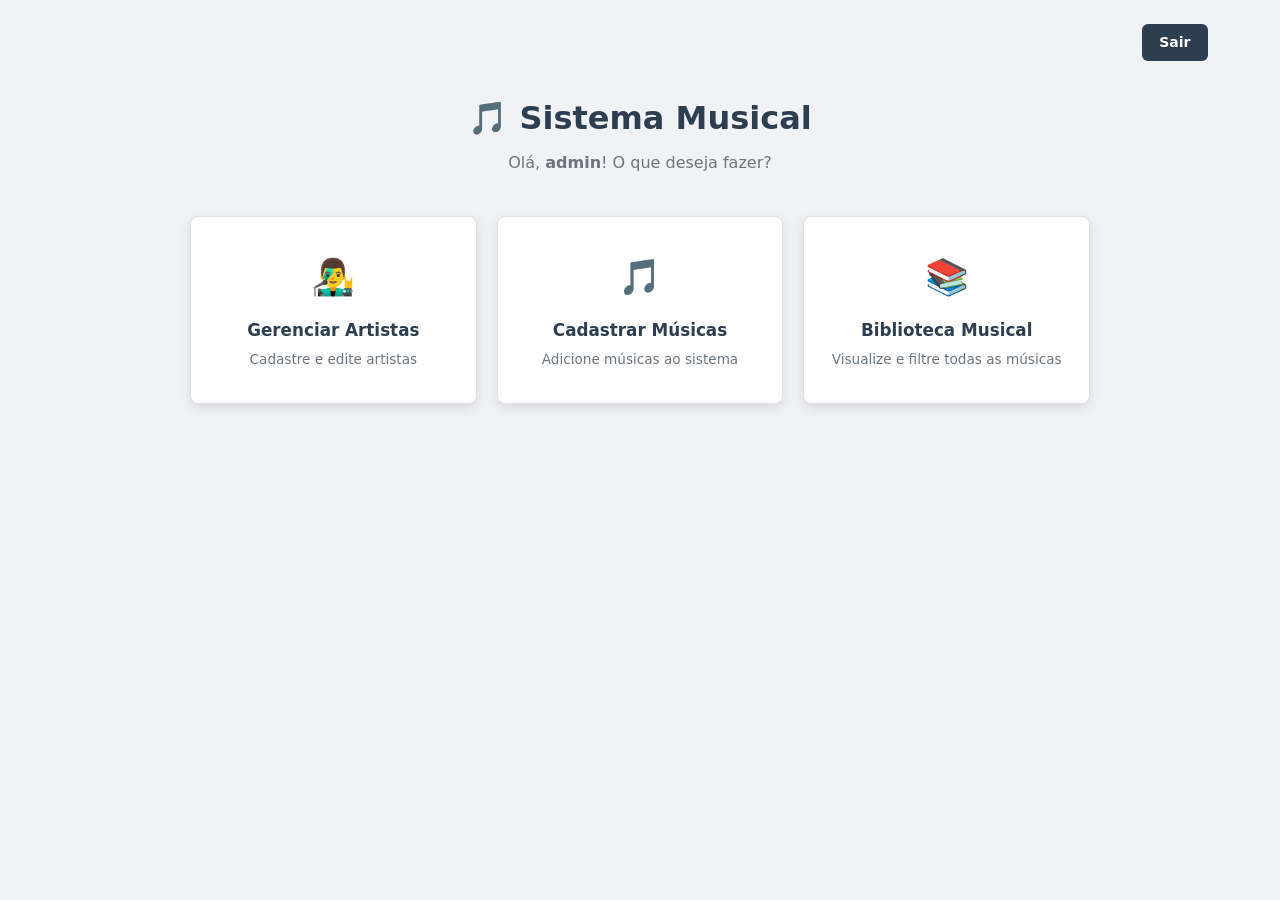
<file: sistema-musical/index.html>
<!DOCTYPE html>
<html lang="pt-br">
<head>
    <!-- O head é igual ao do login: só muda o title. -->
    <meta charset="UTF-8">
    <meta name="viewport" content="width=device-width, initial-scale=1.0">
    <title>Menu Principal - Sistema Musical</title>
    <link rel="icon" href="data:image/svg+xml,<svg xmlns=%27http://www.w3.org/2000/svg%27 viewBox=%270 0 100 100%27><text y=%27.9em%27 font-size=%2790%27>🎵</text></svg>">
    <link rel="stylesheet" href="styles.css">
</head>
<body>

    <!-- container: caixa com largura máxima, centralizada. Usada em todas as telas, menos no login. -->
    <div class="container">
        <!-- topbar: barra de cima. O CSS (flex-end) joga o botão Sair para a direita. -->
        <div class="topbar">
            <!-- Um link (a) com cara de botão: a classe btn-back deixa ele escuro. -->
            <!-- Na Sprint 2 este link vai para logout.php, que encerra a sessão. -->
            <a href="login.html" class="btn-back">Sair</a>
        </div>

        <!-- page-header: as boas-vindas, centralizadas. -->
        <div class="page-header">
            <h1>🎵 Sistema Musical</h1>
            <!-- "admin" está fixo (dado inventado). Na Sprint 2 o PHP mostra o nome de quem entrou. -->
            <p>Olá, <strong>admin</strong>! O que deseja fazer?</p>
        </div>

        <!-- menu-grid: a grade dos 3 cards. O CSS usa display: grid para colocá-los lado a lado. -->
        <div class="menu-grid">
            <!-- Cada menu-card tem um link (a) que ocupa o card inteiro: clicar em qualquer parte leva à tela. -->
            <div class="menu-card">
                <a href="cadastro_artista.html">
                    <div class="menu-card-icon">👨‍🎤</div> <!-- ícone grande -->
                    <div class="menu-card-title">Gerenciar Artistas</div> <!-- título -->
                    <div class="menu-card-desc">Cadastre e edite artistas</div> <!-- descrição -->
                </a>
            </div>

            <div class="menu-card">
                <a href="cadastro_musica.html">
                    <div class="menu-card-icon">🎵</div>
                    <div class="menu-card-title">Cadastrar Músicas</div>
                    <div class="menu-card-desc">Adicione músicas ao sistema</div>
                </a>
            </div>

            <div class="menu-card">
                <a href="listagem_musicas.html">
                    <div class="menu-card-icon">📚</div>
                    <div class="menu-card-title">Biblioteca Musical</div>
                    <div class="menu-card-desc">Visualize e filtre todas as músicas</div>
                </a>
            </div>
        </div>
    </div>

</body>
</html>
</file>
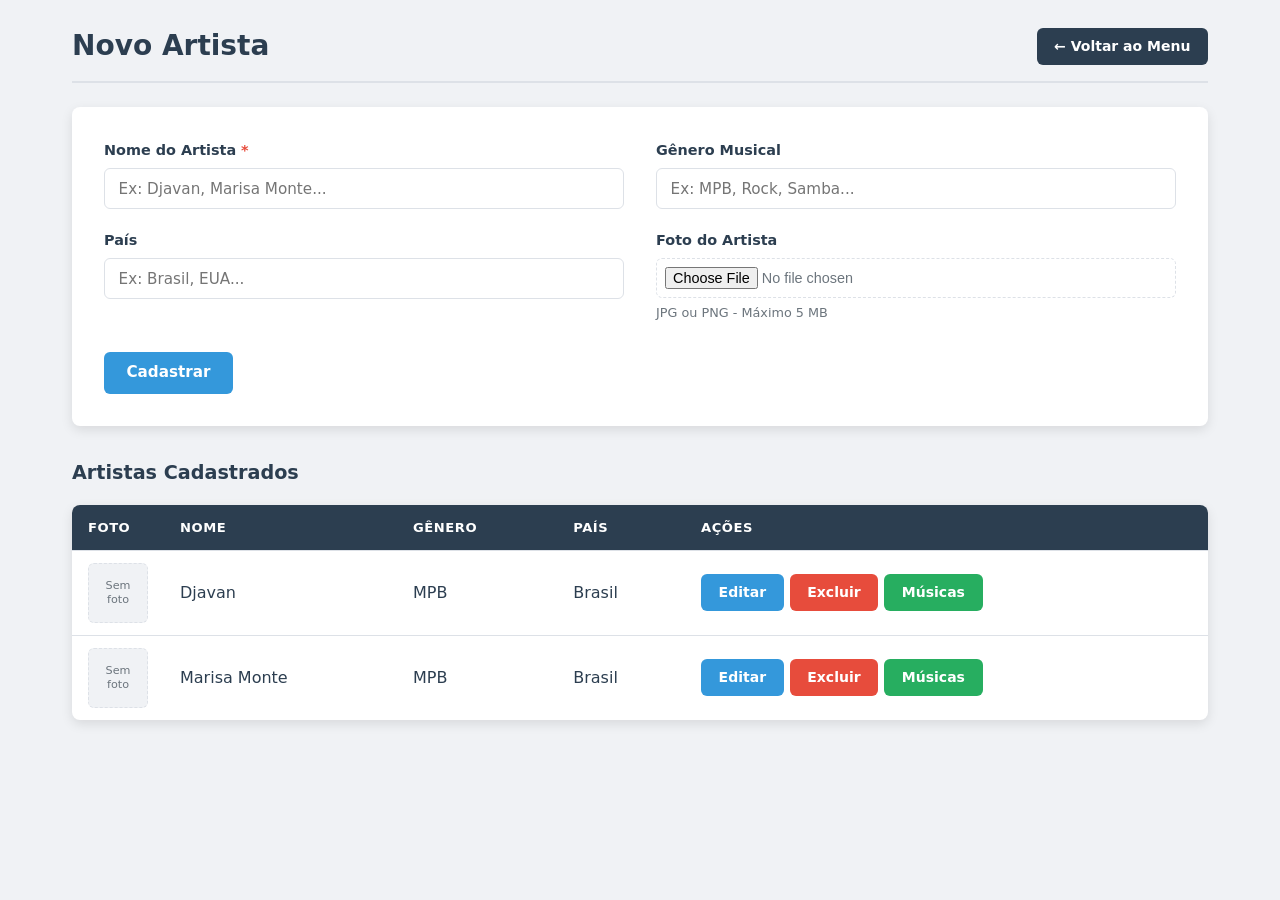
<file: sistema-musical/cadastro_artista.html>
<!DOCTYPE html>
<html lang="pt-br">
<head>
    <meta charset="UTF-8">
    <meta name="viewport" content="width=device-width, initial-scale=1.0">
    <title>Novo Artista - Sistema Musical</title>
    <link rel="icon" href="data:image/svg+xml,<svg xmlns='http://www.w3.org/2000/svg' viewBox='0 0 100 100'><text y='.9em' font-size='90'>🎵</text></svg>">
    <link rel="stylesheet" href="styles.css">
</head>
<body>
    <div class="container">

        <!-- A mesma barra de título da Biblioteca (o CSS já existe desde a aula 2). -->
        <div class="page-header-bar">
            <h2>Novo Artista</h2>
            <div class="header-actions">
                <a href="index.html" class="btn-back">← Voltar ao Menu</a>
            </div>
        </div>

        <!--
        FORMULÁRIO DE CADASTRO DO ARTISTA (o "criador")
        method="post": envia os dados escondidos. É o certo para cadastrar.
        enctype="multipart/form-data": OBRIGATÓRIO para enviar arquivo (a foto).
        Não muda nada na tela, mas sem ele a foto não chega ao PHP na Sprint 2.
        -->
        <form method="post" action="#" enctype="multipart/form-data">
            <!-- form-grid: o CSS transforma em 2 colunas (grid 1fr 1fr). Os campos se encaixam 2 por linha. -->
            <div class="form-grid">
                <div class="form-group">
                    <!-- O vermelho avisa que o campo é obrigatório. A cor vem da variável red. -->
                    <label for="nome">Nome do Artista <span style="color:var(--red)">*</span></label>
                    <!-- required: o navegador não deixa cadastrar sem nome. -->
                    <input type="text" id="nome" name="nome" required placeholder="Ex: Djavan, Marisa Monte...">
                </div>
                
                <div class="form-group">
                    <!-- Campo opcional (sem required). -->
                    <label for="genero">Gênero Musical</label>
                    <input type="text" id="genero" name="genero" placeholder="Ex: MPB, Rock, Samba...">
                </div>
                
                <div class="form-group">
                    <label for="pais">País</label>
                    <input type="text" id="pais" name="pais" placeholder="Ex: Brasil, EUA...">
                </div>
                
                <div class="form-group">
                    <label for="imagem">Foto do Artista</label>
                    <!-- type="file": abre a janela para escolher um arquivo. accept="image/*": mostra só imagens. -->
                    <input type="file" id="imagem" name="imagem" accept="image/*">
                    <!-- small: texto pequeno de ajuda embaixo do campo. -->
                    <small>JPG ou PNG - Máximo 5 MB</small>
                </div>
            </div><!-- fim .form-grid -->

            <!-- form-actions: a área dos botões do formulário (flex). -->
            <div class="form-actions">
                <button type="submit" class="btn-primary">Cadastrar</button>
            </div>
        </form>

        <!--
        TABELA DE ARTISTAS (dados fixos nesta fase)
        Usa as MESMAS classes da tabela da Biblioteca: o visual já vem pronto.
        -->
        <h3>Artistas Cadastrados</h3> <!-- h3: subtítulo da tabela -->
        
        <div class="table-container">
            <table>
                <thead>
                    <tr>
                        <th class="col-foto">Foto</th>
                        <th>Nome</th>
                        <th>Gênero</th>
                        <th>País</th>
                        <th class="col-acoes">Ações</th>
                    </tr>
                </thead>
                <tbody>
                    <!-- Cada tr é um artista. -->
                    <tr>
                        <td><div class="no-image">Sem<br>foto</div></td>
                        <td>Djavan</td>
                        <td>MPB</td>
                        <td>Brasil</td>
                        <td>
                            <div class="action-buttons">
                                <a href="#" class="btn-edit">Editar</a>
                                <a href="#" class="btn-delete">Excluir</a>
                                <!-- btn-music (verde): leva ao cadastro das músicas DESTE artista. -->
                                <a href="cadastro_musica.html" class="btn-music">Músicas</a>
                            </div>
                        </td>
                    </tr>
                    <tr>
                        <td><div class="no-image">Sem<br>foto</div></td>
                        <td>Marisa Monte</td>
                        <td>MPB</td>
                        <td>Brasil</td>
                        <td>
                            <div class="action-buttons">
                                <a href="#" class="btn-edit">Editar</a>
                                <a href="#" class="btn-delete">Excluir</a>
                                <a href="cadastro_musica.html" class="btn-music">Músicas</a>
                            </div>
                        </td>
                    </tr>
                </tbody>
            </table>
        </div>

    </div>
</body>
</html>
</file>
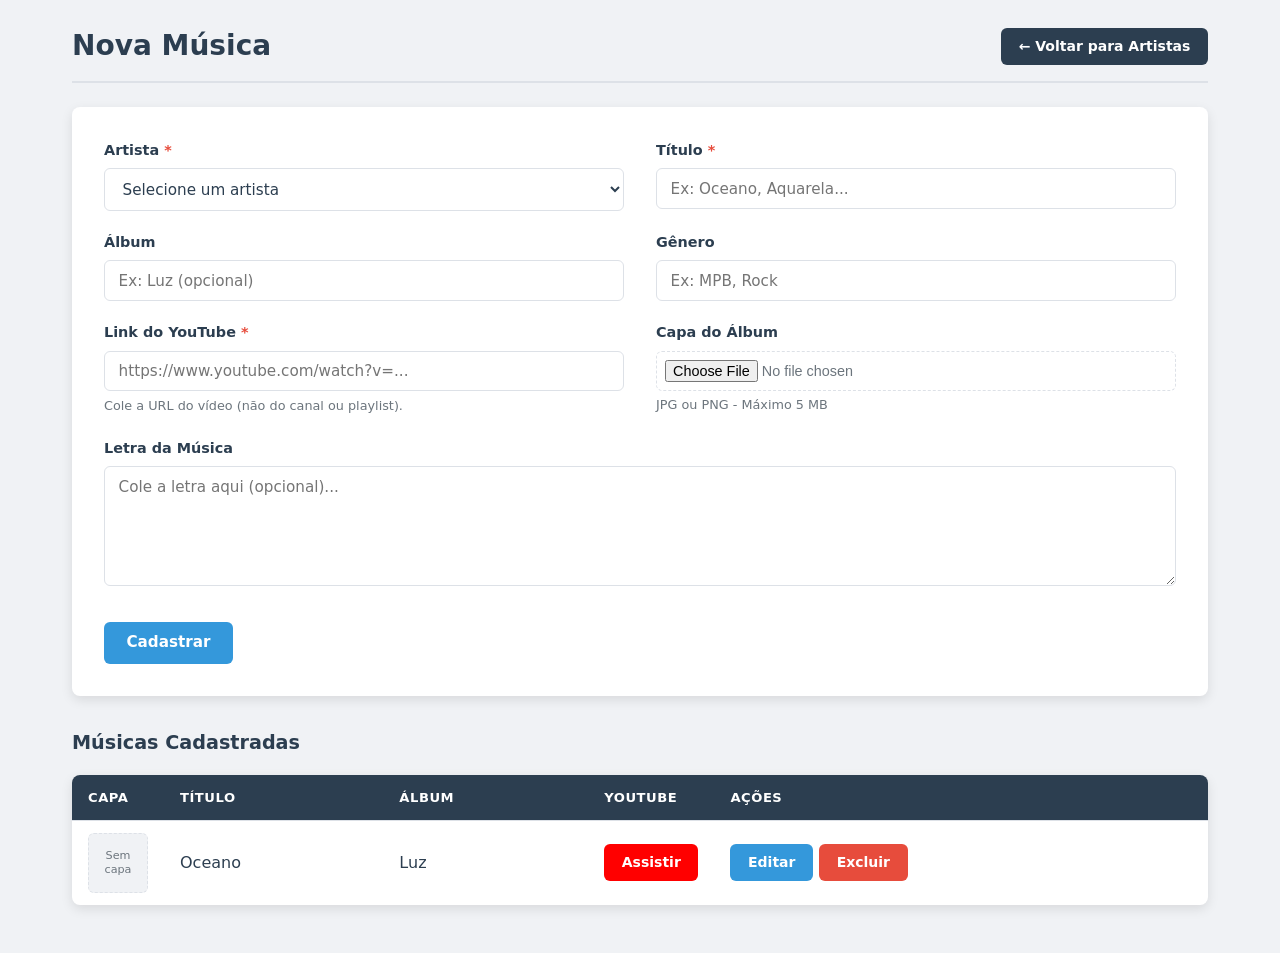
<file: sistema-musical/cadastro_musica.html>
<!DOCTYPE html>
<html lang="pt-br">
<head>
    <meta charset="UTF-8">
    <meta name="viewport" content="width=device-width, initial-scale=1.0">
    <title>Nova Música - Sistema Musical</title>
    <link rel="icon" href="data:image/svg+xml,<svg xmlns='http://www.w3.org/2000/svg' viewBox='0 0 100 100'><text y='.9em' font-size='90'>🎵</text></svg>">
    <link rel="stylesheet" href="styles.css">
</head>
<body>
    <div class="container">

        <!-- Aqui o botão volta para os ARTISTAS: chegamos nesta tela pelo botão verde "Músicas". -->
        <div class="page-header-bar">
            <h2>Nova Música</h2>
            <div class="header-actions">
                <a href="cadastro_artista.html" class="btn-back">← Voltar para Artistas</a>
            </div>
        </div>

        <!-- FORMULÁRIO DA MÚSICA (a "obra"). Igual ao do artista: post, enctype e form-grid. -->
        <form method="post" action="#" enctype="multipart/form-data">
            <div class="form-grid">
                <!-- Linha 1: Artista e Título -->
                <div class="form-group">
                    <label for="artista_id">Artista <span style="color:var(--red)">*</span></label>
                    <!-- select required: a música PRECISA de um artista.
                    A 1ª opção tem value="" (vazio): se a pessoa não escolher, o required bloqueia.
                    value="1", "2": o código do artista. Na Sprint 2 é assim que o banco
                    liga a música ao artista dela (chave estrangeira artista_id). -->
                    <select name="artista_id" id="artista_id" required>
                        <option value="">Selecione um artista</option>
                        <option value="1">Djavan</option>
                        <option value="2">Marisa Monte</option>
                    </select>
                </div>
                
                <div class="form-group">
                    <label for="titulo">Título <span style="color:var(--red)">*</span></label>
                    <input type="text" id="titulo" name="titulo" required placeholder="Ex: Oceano, Aquarela...">
                </div>

                <!-- Linha 2: Álbum e Gênero (opcionais) -->
                <div class="form-group">
                    <label for="album">Álbum</label>
                    <input type="text" id="album" name="album" placeholder="Ex: Luz (opcional)">
                </div>
                
                <div class="form-group">
                    <label for="genero">Gênero</label>
                    <input type="text" id="genero" name="genero" placeholder="Ex: MPB, Rock">
                </div>

                <!-- Linha 3: YouTube e Capa -->
                <div class="form-group">
                    <label for="youtube_link">Link do YouTube <span style="color:var(--red)">*</span></label>
                    <!-- type="url": o navegador confere se é um endereço de internet (http...). -->
                    <input type="url" id="youtube_link" name="youtube_link" required placeholder="https://www.youtube.com/watch?v=...">
                    <small>Cole a URL do vídeo (não do canal ou playlist).</small>
                </div>
                
                <div class="form-group">
                    <label for="imagem_capa">Capa do Álbum</label>
                    <!-- O mesmo campo de foto do artista: só imagens. -->
                    <input type="file" id="imagem_capa" name="imagem_capa" accept="image/*">
                    <small>JPG ou PNG - Máximo 5 MB</small>
                </div>

                <!-- Linha 4: Letra. A classe "full" faz este campo ocupar as 2 colunas (grid-column: 1 / -1). -->
                <div class="form-group full">
                    <label for="letra">Letra da Música</label>
                    <!-- textarea: caixa de texto com várias linhas. Diferente do input, ela tem fechamento. -->
                    <textarea id="letra" name="letra" placeholder="Cole a letra aqui (opcional)..."></textarea>
                </div>
            </div><!-- fim .form-grid -->

            <div class="form-actions">
                <button type="submit" class="btn-primary">Cadastrar</button>
            </div>
        </form>

        <!-- TABELA DE MÚSICAS DO ARTISTA (dados fixos nesta fase) -->
        <h3>Músicas Cadastradas</h3>
        
        <div class="table-container">
            <table>
                <thead>
                    <tr>
                        <th class="col-capa">Capa</th>
                        <th>Título</th>
                        <th>Álbum</th>
                        <th class="col-youtube">YouTube</th>
                        <th class="col-acoes">Ações</th>
                    </tr>
                </thead>
                <tbody>
                    <tr>
                        <td><div class="no-image">Sem<br>capa</div></td>
                        <td>Oceano</td>
                        <td>Luz</td>
                        <!-- Abre o vídeo numa aba nova. -->
                        <td><a href="#" target="_blank" class="btn-youtube">Assistir</a></td>
                        <td>
                            <div class="action-buttons">
                                <a href="#" class="btn-edit">Editar</a>
                                <a href="#" class="btn-delete">Excluir</a>
                            </div>
                        </td>
                    </tr>
                </tbody>
            </table>
        </div>

    </div>
</body>
</html>
</file>
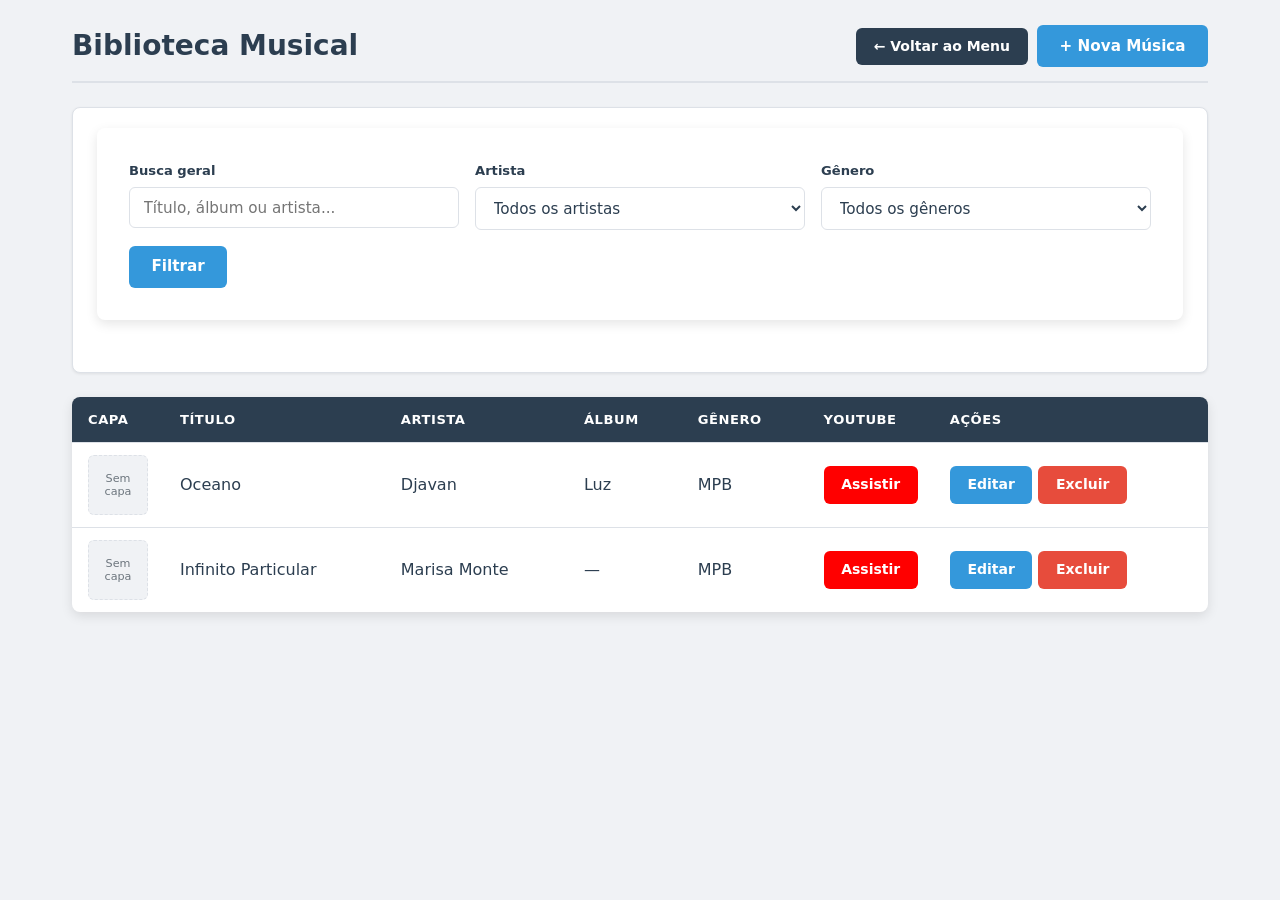
<file: sistema-musical/listagem_musicas.html>
<!DOCTYPE html>
<html lang="pt-br">

<head>
    <meta charset="UTF-8">
    <meta name="viewport" content="width=device-width, initial-scale=1.0">
    <title>Biblioteca Musical - Sistema Musical</title>
    <link rel="icon"
        href="data:image/svg+xml,<svg xmlns='http://www.w3.org/2000/svg' viewBox='0 0 100 100'><text y='.9em' font-size='90'>🎵</text></svg>">
    <link rel="stylesheet" href="styles.css">
</head>

<body>
    <div class="container">

        <!-- 
        CABEÇALHO DA PÁGINA
        page-header-bar: o CSS (flex + space-between) deixa o título à esquerda e os botões à direita. Esta barra se repete nos cadastros.
        -->
        <div class="page-header-bar">
            <h2>Biblioteca Musical</h2>
            <div class="header-actions">
                <!-- Links com cara de botão: btn-back (escuro) e btn-primary (azul). -->
                <a href="index.html" class="btn-back">← Voltar ao Menu</a>
                <a href="cadastro_musica.html" class="btn-primary">+ Nova Música</a>
            </div>
        </div>

        <!-- 
        FILTROS
        Nesta fase eles só aparecem (não filtram de verdade).
        method="get": na Sprint 2 o que a pessoa escolher vai aparecer no endereço (ex.: ?artista=1) e o PHP usa isso para filtrar no banco.
        -->
        <div class="filters">
            <form method="get" class="filter-form" action="#">
                <!-- filter-group: os 3 filtros. O CSS (flex) coloca lado a lado. -->
                <div class="filter-group">
                    <!-- filter-item: um filtro rótulo + campo. -->
                    <div class="filter-item">
                        <label for="busca">Busca geral</label>
                        <input type="text" name="busca" id="busca" placeholder="Título, álbum ou artista...">
                    </div>
                    <div class="filter-item">
                        <label for="artista">Artista</label>
                        <!-- select: lista para escolher uma opção. value="" (vazio) = "todos". O número é o código do artista no banco. -->
                        <select name="artista" id="artista">
                            <option value="">Todos os artistas</option>
                            <option value="1">Djavan</option>
                            <option value="2">Marisa Monte</option>
                        </select>
                    </div>
                    <div class="filter-item">
                        <label for="genero">Gênero</label>
                        <select name="genero" id="genero">
                            <option value="">Todos os gêneros</option>
                            <option value="MPB">MPB</option>
                        </select>
                    </div>
                </div>
                <!-- filter-actions: a área do botão de filtrar. -->
                <div class="filter-actions">
                    <button type="submit" class="btn-primary">Filtrar</button>
                </div>
            </form>
        </div>

        <!-- TABELA DE MÚSICAS -->
        <!-- table-container: a caixa branca com sombra em volta da tabela. -->
        <div class="table-container">
            <table>
                <!-- thead: o cabeçalho da tabela. tr = linha. th = célula de título. -->
                <!-- As classes col... deixam o CSS controlar a largura destas colunas. -->
                <thead>
                    <tr>
                        <th class="col-capa">Capa</th>
                        <th>Título</th>
                        <th>Artista</th>
                        <th>Álbum</th>
                        <th>Gênero</th>
                        <th class="col-youtube">YouTube</th>
                        <th class="col-acoes">Ações</th>
                    </tr>
                </thead>
                <!-- tbody: o corpo. Cada tr é UMA música; cada td é uma informação dela.
                Os dados estão fixos aqui. Na Sprint 2 o PHP cria estas linhas a partir do banco. -->
                <tbody>
                    <tr>
                        <!-- no-image: quadrado "Sem capa" no lugar da imagem (a capa real vem na Sprint 2). -->
                        <td>
                            <div class="no-image">Sem<br>capa</div>
                        </td>
                        <td>Oceano</td>
                        <td>Djavan</td>
                        <td>Luz</td>
                        <td>MPB</td>
                        <!-- target="_blank": abre o vídeo numa aba nova, sem sair do sistema... -->
                        <td><a href="#" target="_blank" class="btn-youtube">Assistir</a></td>
                        <td>
                            <!-- action-buttons: junta Editar e Excluir lado a lado (flex). -->
                            <div class="action-buttons">
                                <a href="#" class="btn-edit">Editar</a>
                                <a href="#" class="btn-delete">Excluir</a>
                            </div>
                        </td>
                    </tr>
                    <tr>
                        <td>
                            <div class="no-image">Sem<br>capa</div>
                        </td>
                        <td>Infinito Particular</td>
                        <td>Marisa Monte</td>
                        <td>—</td> <!-- sem álbum: mostramos um traço -->
                        <td>MPB</td>
                        <td><a href="#" target="_blank" class="btn-youtube">Assistir</a></td>
                        <td>
                            <div class="action-buttons">
                                <a href="#" class="btn-edit">Editar</a>
                                <a href="#" class="btn-delete">Excluir</a>
                            </div>
                        </td>
                    </tr>
                </tbody>
            </table>
        </div>

    </div>
</body>

</html>
</file>
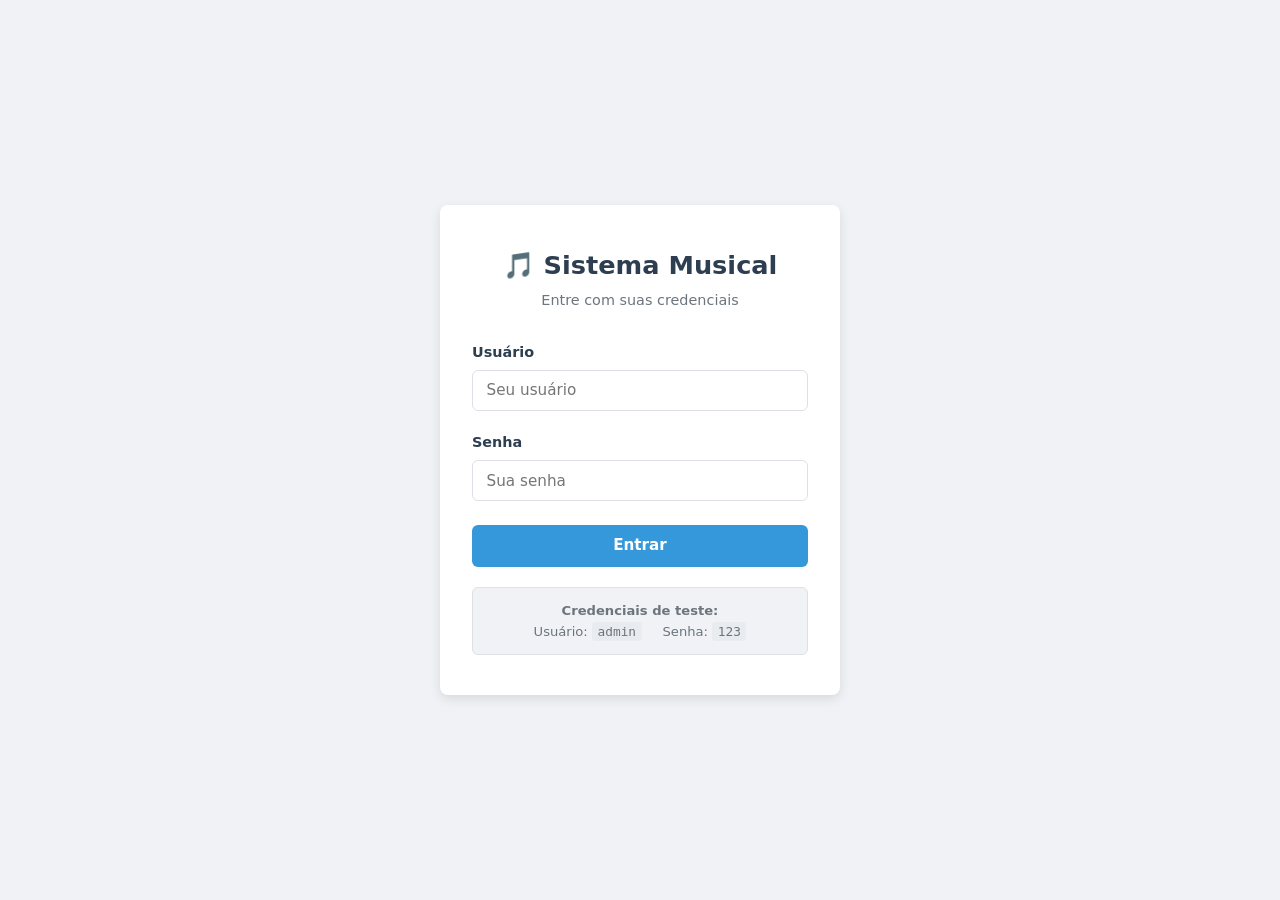
<file: sistema-musical/login.html>
<!DOCTYPE html>
<html lang="pt-br">
<head>
    <!-- HEAD: configurações da página. Nada daqui aparece dentro da página. -->
    <meta charset="UTF-8">
    <!-- UTF-8: libera os acentos (ç, á, é). -->
    <meta name="viewport" content="width=device-width, initial-scale=1.0">
    <!-- viewport: faz a página caber na tela do celular. -->
    <title>Login - Sistema Musical</title>
    <!-- title: o nome que aparece na aba do navegador. -->
    <link rel="icon" href="data:image/svg+xml,<svg xmlns=%27http://www.w3.org/2000/svg%27 viewBox=%270 0 100 100%27><text y=%27.9em%27 font-size=%2790%27>🎵</text></svg>">
    <!-- rel="icon": o ícone da aba. Aqui é o emoji desenhado direto no código. -->
    <link rel="stylesheet" href="styles.css">
    <!-- rel="stylesheet": liga o arquivo de estilo. Todas as telas usam o MESMO styles.css... -->
</head>

<!-- A classe login-page é usada no CSS para centralizar o cartão no meio da tela. -->
<body class="login-page">

    <!-- login-card: a caixa branca que guarda o login inteiro. -->
    <div class="login-card">
        <!-- login-header: título e subtítulo, centralizados pelo CSS. -->
        <div class="login-header">
            <h1>🎵 Sistema Musical</h1>
            <p>Entre com suas credenciais</p>
        </div>

        <!-- 
            FORM: o formulário de login.
            method="post": envia os dados escondidos (não aparecem no endereço).
            action="#": por enquanto não envia para lugar nenhum.
            Na Sprint 2 (back-end), o action vai mandar os dados para o PHP.
        -->
        <form method="post" action="#">
            <!-- form-group: junta um rótulo (label) e seu campo (input). -->
            <div class="form-group">
                <!-- for "usuario" é igual ao id do input: clicar no texto foca o campo. -->
                <label for="usuario">Usuário</label>
                <!--
                    type="text": campo de texto comum.
                    id="usuario": identificador único do campo.
                    name: o nome do dado que o PHP vai receber na Sprint 2.
                    required: o navegador não deixa enviar vazio.
                    autocomplete: o navegador pode sugerir o usuário salvo.
                    placeholder: a dica cinza dentro do campo.
                -->
                <input type="text" id="usuario" name="usuario" required autocomplete="username" placeholder="Seu usuário">
            </div>

            <div class="form-group">
                <label for="senha">Senha</label>
                <!-- type="password": esconde o que a pessoa digita. -->
                <input type="password" id="senha" name="senha" required autocomplete="current-password" placeholder="Sua senha">
            </div>

            <!-- type="submit": envia o formulário. A classe btn-primary deixa o botão azul. -->
            <button type="submit" class="btn-primary">Entrar</button>
        </form>

        <!-- login-hint: a dica com as credenciais de teste. <code> mostra em fonte de código. -->
        <div class="login-hint">
            <strong>Credenciais de teste:</strong><br>
            Usuário: <code>admin</code> &nbsp; &nbsp; Senha: <code>123</code>
            <!-- &nbsp; espaço que não quebra a linha. -->
        </div>
    </div>

</body>
</html>
</file>
<file: sistema-musical/styles.css>
/* ==========================================================================
   SISTEMA MUSICAL: Folha de Estilos Principal
   Um único arquivo para TODAS as telas. Ele cresce a cada aula:
   Aula 1: base, formulário, botões, login e menu
   Aula 2: títulos, barra de título, cores dos botões, tabelas e filtros
   Aula 3: formulário em grade, campo de foto e botão de músicas
   Aula 4: url e textarea, campo "full", utilitários e celular
   ========================================================================== */

/* 1. VARIÁVEIS E RESET [AULA 1]
   :root guarda as variáveis. Escrevemos o valor UMA vez e usamos
   em todo lugar com var(--nome). Para mudar a identidade visual do
   sistema, basta trocar as cores aqui. */
:root {
    --primary: #486f96;
    /* azul bem escuro: títulos, cabeçalho da tabela */
    --blue: #3498db;
    /* azul: botão principal e editar */
    --light-blue: #2896df;
    /* azul escuro: hover */
    --green: #27ae60;
    /* verde: botão de músicas */
    --red: #e74c3c;
    /* vermelho: excluir e o de obrigatório */
    --red-dark: #c0392b;
    --bg: #171a1d;
    /* fundo cinza claro da página */
    --surface: #141313;
    /* fundo dos cartões */
    --border: #000000;
    /* cor das bordas */
    --text: #74afeb;
    --text-muted: #9d9ea0;
    /* texto cinza, menos importante */
    --shadow-sm: 0 1px 3px rgba(233, 230, 230, 0.905);
    /* sombra fraca */
    --shadow-md: 0 4px 12px rgb(255, 251, 251);
    /* sombra média */
    --radius: 8px;
    /* arredondamento dos cantos */
    --font: 'Segoe UI', system-ui, -apple-system, sans-serif;
}

/* Reset: zera as margens que o navegador coloca sozinho.
   box-sizing: border-box faz a largura já incluir padding e borda. */
*,
*::before,
*::after {
    margin: 0;
    padding: 0;
    box-sizing: border-box;
}

/* A página inteira: fonte, fundo e cor do texto. */
body {
    font-family: var(--font);
    background-color: var(--bg);
    color: var(--text);
    line-height: 1.6;
    /* espaço entre as linhas do texto */
    min-height: 100vh;
    /* no mínimo a altura toda da tela */
}

/* 2. FORMULÁRIOS [AULA 1]
   Base usada por TODAS as telas que têm <form>.
   Todo formulário vira um cartão branco com sombra. */
form {
    background: var(--surface);
    padding: 2rem;
    border-radius: var(--radius);
    box-shadow: var(--shadow-md);
    margin-bottom: 2rem;
}

/* Espaço embaixo de cada grupo (rótulo + campo). */
.form-group {
    margin-bottom: 1.25rem;
}

/* display: block coloca o rótulo numa linha só dele, em cima do campo. */
label {
    display: block;
    margin-bottom: .4rem;
    font-size: .9rem;
    font-weight: 600;
    color: var(--primary);
}

/* Os campos ocupam a largura toda e ganham borda fina.
   textarea e select já ficam prontos para as próximas telas. */
input[type="text"],
input[type="password"],
textarea,
select {
    width: 100%;
    padding: .65rem .85rem;
    border: 1.5px solid var(--border);
    border-radius: 6px;
    font-size: .95rem;
    font-family: var(--font);
    /* sem isso, campos usam outra fonte */
    color: var(--text);
    background: var(--surface);
    transition: border-color .25s, box-shadow .25s;
    /* muda suave */
}

/* focus: quando a pessoa clica no campo. A borda fica azul. */
input:focus,
textarea:focus,
select:focus {
    outline: none;
    border-color: var(--blue);
    box-shadow: 0 0 0 3px rgba(52, 152, 219, .15);
}

/* 3. BOTÕES [AULA 1, cores novas nas aulas 2 e 3] */
/* Seletor em grupo (vírgulas): TODOS os botões do sistema têm o
   mesmo formato. Cada um ganha a sua cor mais abaixo. */
.btn-primary,
.btn-edit,
.btn-delete,
.btn-music,
.btn-back,
.btn-youtube {
    display: inline-flex;
    /* ícone e texto alinhados */
    align-items: center;
    justify-content: center;
    gap: .35rem;
    padding: .55rem 1.1rem;
    border: none;
    border-radius: 6px;
    font-size: .875rem;
    font-weight: 600;
    font-family: var(--font);
    cursor: pointer;
    /* mãozinha no mouse */
    text-decoration: none;
    /* links sem sublinhado */
    white-space: nowrap;
    /* texto não quebra linha */
    transition: background-color .2s, transform .15s, box-shadow .2s;
    line-height: 1.4;
}

/* Botão principal: azul. No hover escurece e sobe 1px. */
.btn-primary {
    padding: .65rem 1.4rem;
    font-size: .95rem;
    background: var(--blue);
    color: #fff;
}

.btn-primary:hover {
    background: var(--blue-dark);
    transform: translateY(-1px);
    box-shadow: var(--shadow-sm);
}

/* Voltar e Sair: escuro. */
.btn-back {
    background: var(--primary);
    color: #fff;
}

.btn-back:hover {
    background: #1a252f;
}

/* 5. TELA DE LOGIN [AULA 1]
   O body do login vira flex para centralizar o cartão:
   justify-content: horizontal, align-items: vertical. */
.login-page {
    display: flex;
    justify-content: center;
    align-items: center;
    min-height: 100vh;
    background: var(--bg);
    padding: 1rem;
}

/* O cartão branco, com no máximo 400px de largura. */
.login-card {
    background: var(--surface);
    padding: 2.5rem 2rem;
    border-radius: var(--radius);
    box-shadow: var(--shadow-md);
    width: 100%;
    max-width: 400px;
}

/* O form já é um cartão (seção 2). Dentro do login-card tiramos
   o fundo e a sombra para não ficar "caixa dentro de caixa". */
.login-card form {
    background: none;
    box-shadow: none;
    padding: 0;
    margin: 0;
}

.login-header {
    text-align: center;
    margin-bottom: 1.75rem;
}

.login-header h1 {
    font-size: 1.6rem;
    color: var(--primary);
    margin-bottom: .25rem;
}

.login-header p {
    color: var(--text-muted);
    font-size: .9rem;
}

/* Seletor com espaço "que está dentro de". Só o botão do login ocupa a largura toda. */
.login-card .btn-primary {
    width: 100%;
    margin-top: .25rem;
}

/* A caixinha com a dica das credenciais. */
.login-hint {
    margin-top: 1.25rem;
    padding: .75rem 1rem;
    background: var(--bg);
    border-radius: 6px;
    text-align: center;
    font-size: .82rem;
    color: var(--text-muted);
    border: 1px solid var(--border);
}

.login-hint code {
    background: #e9ecef;
    padding: .1rem .35rem;
    border-radius: 3px;
    font-size: .8rem;
}

/* 6. LAYOUT BASE [AULA 1]
   O container de todas as telas, menos o login.
   Largura máxima de 1200px. margin: 0 auto centraliza a caixa. */
.container {
    max-width: 1200px;
    margin: 0 auto;
    padding: 24px 32px;
}

/* 7. MENU PRINCIPAL [AULA 1] */
/* flex-end empurra o botão Sair para a direita. */
.topbar {
    display: flex;
    justify-content: flex-end;
    margin-bottom: 2rem;
}

.page-header {
    text-align: center;
    margin-bottom: 2.5rem;
}

.page-header h1 {
    font-size: 2rem;
    color: var(--primary);
    margin-bottom: .35rem;
}

.page-header p {
    color: var(--text-muted);
    font-size: 1rem;
}

/* A grade dos cards. auto-fit: "coloque quantas colunas couberem, cada uma com no mínimo 240px".
   No celular os cards descem sozinhos. */
.menu-grid {
    display: grid;
    grid-template-columns: repeat(auto-fit, minmax(240px, 1fr));
    gap: 1.25rem;
    max-width: 900px;
    margin: 0 auto;
}

.menu-card {
    background: var(--surface);
    border-radius: var(--radius);
    box-shadow: var(--shadow-md);
    transition: transform .2s, box-shadow .25s;
    border: 1px solid var(--border);
}

/* Com o mouse em cima, o card sobe 4px e a sombra cresce. */
.menu-card:hover {
    transform: translateY(-4px);
    box-shadow: 0 8px 20px rgba(0, 0, 0, .13);
}

/* display: block faz o link ocupar o card inteiro (tudo clicável). */
.menu-card a {
    display: block;
    padding: 2rem 1.5rem;
    text-align: center;
    text-decoration: none;
    color: var(--text);
}

.menu-card-icon {
    font-size: 2.2rem;
    margin-bottom: .75rem;
}

.menu-card-title {
    font-size: 1.05rem;
    font-weight: 600;
    color: var(--primary);
    margin-bottom: .35rem;
}

.menu-card-desc {
    font-size: .85rem;
    color: var(--text-muted);
}

/* [AULA 2] Cores dos botões de ação da tabela.
Azul = ação normal. Vermelho = perigo (excluir). */
.btn-edit {
    background: var(--blue);
    color: #fff;
}

.btn-edit:hover {
    background: var(--blue-dark);
}

.btn-delete {
    background: var(--red);
    color: #fff;
}

.btn-delete:hover {
    background: var(--red-dark);
}

/* [AULA 2] O vermelho do YouTube, para reconhecer na hora. */
.btn-youtube {
    background: #ff0000;
    color: #fff;
}

.btn-youtube:hover {
    background: #cc0000;
}

/* 8. TIPOGRAFIA [h2 na AULA 2] */
/* Todo h2 do sistema: grande, cor principal e uma linha embaixo. */
h2 {
    font-size: 1.75rem;
    font-weight: 600;
    color: var(--primary);
    margin-bottom: 1.5rem;
    padding-bottom: .75rem;
    border-bottom: 2px solid var(--border);
}

/* 9. CABEÇALHO DE PÁGINA COM AÇÕES [AULA 2] */
/* Usado na Biblioteca e nos dois cadastros.
space-between: título na esquerda, botões na direita.
flex-wrap: se faltar espaço, os botões descem. */
.page-header-bar {
    display: flex;
    align-items: center;
    justify-content: space-between;
    gap: 1rem;
    margin-bottom: 1.5rem;
    padding-bottom: .75rem;
    border-bottom: 2px solid var(--border);
    flex-wrap: wrap;
}

/* A barra já tem linha embaixo. Tiramos a linha do h2 que está dentro dela, senão ficariam duas. */
.page-header-bar h2 {
    margin: 0;
    padding: 0;
    border: none;
    font-size: 1.75rem;
    font-weight: 600;
    color: var(--primary);
}

.page-header-bar .header-actions {
    display: flex;
    gap: .6rem;
    flex-wrap: wrap;
    align-items: center;
}

/* 11. TABELAS [AULA 2] */
/* A caixa da tabela. overflow: hidden corta o que passa dos cantos redondos (senão o cabeçalho escuro "vaza" no canto). */
.table-container {
    background: var(--surface);
    border-radius: var(--radius);
    box-shadow: var(--shadow-md);
    overflow: hidden;
    margin-bottom: 1.5rem;
}

/* border-collapse: as bordas das células viram uma só. */
table {
    width: 100%;
    border-collapse: collapse;
}

/* Espaço dentro das células e uma linha fina entre as linhas. */
th,
td {
    padding: 12px 16px;
    text-align: left;
    vertical-align: middle;
    border-bottom: 1px solid var(--border);
}

/* Cabeçalho escuro, letra branca e MAIÚSCULA. */
th {
    background: var(--primary);
    color: #fff;
    font-size: .82rem;
    font-weight: 600;
    letter-spacing: .04em;
    text-transform: uppercase;
    white-space: nowrap;
}

tbody tr:last-child td {
    border-bottom: none;
}

/* A última linha fica sem borda */
tbody tr:hover {
    background: #f8fafc;
}

/* A linha clareia com o mouse */

/* Larguras fixas das colunas pequenas. */
.col-foto,
.col-capa {
    width: 90px;
    white-space: nowrap;
}

.col-youtube {
    width: 110px;
    white-space: nowrap;
}

.col-acoes {
    white-space: nowrap;
}

/* Editar, Excluir (e Músicas) lado a lado. */
.action-buttons {
    display: flex;
    gap: 6px;
    align-items: center;
    flex-wrap: nowrap;
}

/* [Sprint 2] A miniatura da capa ou da foto de verdade. */
.table-thumbnail {
    width: 60px;
    height: 60px;
    object-fit: cover;
    border-radius: 6px;
    display: block;
}

/* O quadrado "Sem capa / Sem foto": borda tracejada e texto no meio. */
.no-image {
    width: 60px;
    height: 60px;
    background: var(--bg);
    border: 1.5px dashed var(--border);
    border-radius: 6px;
    display: flex;
    align-items: center;
    justify-content: center;
    font-size: .7rem;
    color: var(--text-muted);
    text-align: center;
    line-height: 1.2;
}

/* [Sprint 2] Célula de "nenhuma música encontrada". */
td.empty-cell {
    text-align: center;
    color: var(--text-muted);
    padding: 2rem;
    font-size: .95rem;
}

/* 14. FILTROS [AULA 2] */
.filters {
    background: var(--surface);
    padding: 1.25rem 1.5rem;
    border-radius: var(--radius);
    box-shadow: var(--shadow-sm);
    margin-bottom: 1.5rem;
    border: 1px solid var(--border);
}

/* Os filtros lado a lado. flex-wrap: descem se não couber. */
.filter-group {
    display: flex;
    gap: 1rem;
    flex-wrap: wrap;
    margin-bottom: 1rem;
}

/* flex: 1 faz cada filtro pegar a mesma fatia do espaço. min-width impede que fique fino demais. */
.filter-item {
    flex: 1;
    min-width: 180px;
}

.filter-item label {
    font-size: .82rem;
}

.filter-actions {
    display: flex;
    gap: .75rem;
    align-items: center;
}
/* [AULA 3] Verde - ir para as músicas do artista. */
.btn-music { 
    background: var(--green); 
    color: #fff; 
}
.btn-music:hover { 
    background: #219a52; 
}

/* [AULA 3] O subtítulo das tabelas dos cadastros. */
h3 {
    font-size: 1.2rem;
    font-weight: 600;
    color: var(--primary);
    margin: 2rem 0 1rem; /* 2rem em cima, 0 nos lados, 1rem embaixo */
}

/* [AULA 3] Seletor de atributo: só o input de arquivo.
A borda tracejada lembra "solte o arquivo aqui". */
input[type="file"] {
    width: 100%;
    padding: .5rem;
    border: 1.5px dashed var(--border);
    border-radius: 6px;
    font-size: .9rem;
    color: var(--text-muted);
    cursor: pointer;
}

/* [AULA 3] O texto de ajuda fica embaixo do campo, pequeno e cinza. */
small {
    display: block;
    margin-top: .3rem;
    font-size: .8rem;
    color: var(--text-muted);
}

/* [AULA 3] 2 colunas iguais (1fr = uma fração do espaço).
gap: 0 entre linhas (o form-group já tem margem) e 2rem entre colunas. */
.form-grid {
    display: grid;
    grid-template-columns: 1fr 1fr;
    gap: 0 2rem;
}

/* [AULA 3] Os botões abaixo do formulário, lado a lado. */
.form-actions {
    display: flex;
    gap: .75rem;
    align-items: center;
    flex-wrap: wrap;
    margin-top: .5rem;
    grid-column: 1 / -1;
}

/* [AULA 3, usada na Sprint 2] Mostra a foto já salva ao editar. */
.current-image {
    display: flex;
    align-items: center;
    gap: .75rem;
    margin-top: .75rem;
    padding: .75rem;
    background: var(--bg);
    border-radius: 6px;
}

.current-image img {
    width: 64px;
    height: 64px;
    object-fit: cover; /* corta a foto sem esticar */
    border-radius: 6px;
    flex-shrink: 0;
}

.current-image small {
    margin: 0;
    color: var(--text-muted);
}

/* SISTEMA MUSICAL: Folha de Estilos Principal */

/*
Um único arquivo para TODAS as telas. Ele cresce a cada aula:
Aula 1: base, formulário, botões, login e menu
Aula 2: títulos, barra de título, cores dos botões, tabelas e filtros
Aula 3: formulário em grade, campo de foto e botão de músicas
Aula 4: url e textarea, campo "full", utilitários e celular
*/

/* 1. VARIÁVEIS E RESET [AULA 1] */
:root {
    --primary: #2c3e50;    /* azul bem escuro: títulos, cabeçalho da tabela */
    --blue: #3498db;       /* azul: botão principal e editar */
    --blue-dark: #2980b9;  /* azul escuro: hover */
    --green: #27ae60;      /* verde: botão de músicas */
    --red: #e74c3c;        /* vermelho: excluir e o de obrigatório */
    --red-dark: #c0392b;
    --bg: #f0f2f5;         /* fundo cinza claro da página */
    --surface: #ffffff;    /* fundo dos cartões */
    --border: #dde1e7;     /* cor das bordas */
    --text: #2c3e50;
    --text-muted: #6c757d; /* texto cinza, menos importante */
    --shadow-sm: 0 1px 3px rgba(0,0,0,.08); /* sombra fraca */
    --shadow-md: 0 4px 12px rgba(0,0,0,.10); /* sombra média */
    --radius: 8px;         /* arredondamento dos cantos */
    --font: 'Segoe UI', system-ui, -apple-system, sans-serif;
}

/* Reset: zera as margens que o navegador coloca sozinho. */
*, *::before, *::after {
    margin: 0;
    padding: 0;
    box-sizing: border-box;
}

/* A página inteira: fonte, fundo e cor do texto. */
body {
    font-family: var(--font);
    background-color: var(--bg);
    color: var(--text);
    line-height: 1.6;
    min-height: 100vh;
}

/* 2. FORMULÁRIOS [AULA 1] */
form {
    background: var(--surface);
    padding: 2rem;
    border-radius: var(--radius);
    box-shadow: var(--shadow-md);
    margin-bottom: 2rem;
}

.form-group {
    margin-bottom: 1.25rem;
}

label {
    display: block;
    margin-bottom: .4rem;
    font-size: .9rem;
    font-weight: 600;
    color: var(--primary);
}

input[type="text"],
input[type="password"],
textarea,
select {
    width: 100%;
    padding: .65rem .85rem;
    border: 1.5px solid var(--border);
    border-radius: 6px;
    font-size: .95rem;
    font-family: var(--font);
    color: var(--text);
    background: var(--surface);
    transition: border-color .2s, box-shadow .2s;
}

input:focus,
textarea:focus,
select:focus {
    outline: none;
    border-color: var(--blue);
    box-shadow: 0 0 0 3px rgba(52,152,219,.15);
}

/* 3. BOTÕES [AULA 1, cores novas nas aulas 2 e 3] */
.btn-primary,
.btn-edit,
.btn-delete,
.btn-music,
.btn-back,
.btn-youtube {
    display: inline-flex;
    align-items: center;
    justify-content: center;
    gap: .35rem;
    padding: .55rem 1.1rem;
    border: none;
    border-radius: 6px;
    font-size: .875rem;
    font-weight: 600;
    font-family: var(--font);
    cursor: pointer;
    text-decoration: none;
    white-space: nowrap;
    transition: background-color .2s, transform .15s, box-shadow .2s;
    line-height: 1.4;
}

.btn-primary {
    padding: .65rem 1.4rem;
    font-size: .95rem;
    background: var(--blue);
    color: #fff;
}
.btn-primary:hover { 
    background: var(--blue-dark); 
    transform: translateY(-1px); 
    box-shadow: var(--shadow-sm); 
}

.btn-back { background: var(--primary); color: #fff; }
.btn-back:hover { background: #1a252f; }

/* Cores de ações (Tabela) */
.btn-edit { background: var(--blue); color: #fff; }
.btn-edit:hover { background: var(--blue-dark); }
.btn-delete { background: var(--red); color: #fff; }
.btn-delete:hover { background: var(--red-dark); }
.btn-music { background: var(--green); color: #fff; }
.btn-music:hover { background: #219a52; }
.btn-youtube { background: #ff0000; color: #fff; }
.btn-youtube:hover { background: #cc0000; }

/* 4. MENSAGENS [AULA 4] */
.message {
    display: flex;
    align-items: center;
    gap: .6rem;
    padding: .85rem 1.1rem;
    border-radius: 6px;
    margin-bottom: 1.25rem;
    font-size: .95rem;
    font-weight: 500;
}
.message.success { background: #d4edda; color: #155724; border: 1px solid #c3e6cb; }
.message.error { background: #f8d7da; color: #721c24; border: 1px solid #f5c6cb; }

/* Caixa da letra */
textarea {
    min-height: 120px;
    resize: vertical;
}

/* 5. TELA DE LOGIN [AULA 1] */
.login-page {
    display: flex;
    justify-content: center;
    align-items: center;
    min-height: 100vh;
    background: var(--bg);
    padding: 1rem;
}

.login-card {
    background: var(--surface);
    padding: 2.5rem 2rem;
    border-radius: var(--radius);
    box-shadow: var(--shadow-md);
    width: 100%;
    max-width: 400px;
}

.login-card form {
    background: none;
    box-shadow: none;
    padding: 0;
    margin: 0;
}

.login-header {
    text-align: center;
    margin-bottom: 1.75rem;
}
.login-header h1 {
    font-size: 1.6rem;
    color: var(--primary);
    margin-bottom: .25rem;
}
.login-header p {
    color: var(--text-muted);
    font-size: .9rem;
}
.login-card .btn-primary {
    width: 100%;
    margin-top: .25rem;
}
.login-hint {
    margin-top: 1.25rem;
    padding: .75rem 1rem;
    background: var(--bg);
    border-radius: 6px;
    text-align: center;
    font-size: .82rem;
    color: var(--text-muted);
    border: 1px solid var(--border);
}
.login-hint code {
    background: #e9ecef;
    padding: .1rem .35rem;
    border-radius: 3px;
    font-size: .8rem;
}

/* 6. LAYOUT BASE [AULA 1] */
.container {
    max-width: 1200px;
    margin: 0 auto;
    padding: 24px 32px;
}

/* 7. MENU PRINCIPAL [AULA 1] */
.topbar {
    display: flex;
    justify-content: flex-end;
    margin-bottom: 2rem;
}
.page-header {
    text-align: center;
    margin-bottom: 2.5rem;
}
.page-header h1 {
    font-size: 2rem;
    color: var(--primary);
    margin-bottom: .35rem;
}
.page-header p { color: var(--text-muted); font-size: 1rem; }

.menu-grid {
    display: grid;
    grid-template-columns: repeat(auto-fit, minmax(240px, 1fr));
    gap: 1.25rem;
    max-width: 900px;
    margin: 0 auto;
}
.menu-card {
    background: var(--surface);
    border-radius: var(--radius);
    box-shadow: var(--shadow-md);
    transition: transform .2s, box-shadow .2s;
    border: 1px solid var(--border);
}
.menu-card:hover {
    transform: translateY(-4px);
    box-shadow: 0 8px 20px rgba(0,0,0,.13);
}
.menu-card a {
    display: block;
    padding: 2rem 1.5rem;
    text-align: center;
    text-decoration: none;
    color: var(--text);
}
.menu-card-icon { font-size: 2.2rem; margin-bottom: .75rem; }
.menu-card-title { font-size: 1.05rem; font-weight: 600; color: var(--primary); margin-bottom: .35rem; }
.menu-card-desc { font-size: .85rem; color: var(--text-muted); }

/* 8. TIPOGRAFIA [AULA 2] */
h2 {
    font-size: 1.75rem;
    font-weight: 600;
    color: var(--primary);
    margin-bottom: 1.5rem;
    padding-bottom: .75rem;
    border-bottom: 2px solid var(--border);
}
h3 {
    font-size: 1.2rem;
    font-weight: 600;
    color: var(--primary);
    margin: 2rem 0 1rem;
}

/* 9. CABEÇALHO DE PÁGINA COM AÇÕES [AULA 2] */
.page-header-bar {
    display: flex;
    align-items: center;
    justify-content: space-between;
    gap: 1rem;
    margin-bottom: 1.5rem;
    padding-bottom: .75rem;
    border-bottom: 2px solid var(--border);
    flex-wrap: wrap;
}
.page-header-bar h2 {
    margin: 0;
    padding: 0;
    border: none;
    font-size: 1.75rem;
    font-weight: 600;
    color: var(--primary);
}
.page-header-bar .header-actions {
    display: flex;
    gap: .6rem;
    flex-wrap: wrap;
    align-items: center;
}

/* 10. FORMULÁRIO EM GRADE [AULAS 3 e 4] */
input[type="number"],
input[type="url"],
input[type="date"] {
    width: 100%;
    padding: .65rem .85rem;
    border: 1.5px solid var(--border);
    border-radius: 6px;
    font-size: .95rem;
    font-family: var(--font);
    color: var(--text);
    background: var(--surface);
    transition: border-color .2s, box-shadow .2s;
}

input[type="file"] {
    width: 100%;
    padding: .5rem;
    border: 1.5px dashed var(--border);
    border-radius: 6px;
    font-size: .9rem;
    color: var(--text-muted);
    cursor: pointer;
}

small {
    display: block;
    margin-top: .3rem;
    font-size: .8rem;
    color: var(--text-muted);
}

.form-grid {
    display: grid;
    grid-template-columns: 1fr 1fr;
    gap: 0 2rem;
}
.form-grid .form-group.full {
    grid-column: 1 / -1;
}

.form-actions {
    display: flex;
    gap: .75rem;
    align-items: center;
    flex-wrap: wrap;
    margin-top: .5rem;
    grid-column: 1 / -1;
}

.current-image {
    display: flex;
    align-items: center;
    gap: .75rem;
    margin-top: .75rem;
    padding: .75rem;
    background: var(--bg);
    border-radius: 6px;
}
.current-image img {
    width: 64px;
    height: 64px;
    object-fit: cover;
    border-radius: 6px;
    flex-shrink: 0;
}
.current-image small {
    margin: 0;
    color: var(--text-muted);
}

/* 11. TABELAS [AULA 2] */
.table-container {
    background: var(--surface);
    border-radius: var(--radius);
    box-shadow: var(--shadow-md);
    overflow: hidden;
    margin-bottom: 1.5rem;
}
table {
    width: 100%;
    border-collapse: collapse;
}
th, td {
    padding: 12px 16px;
    text-align: left;
    vertical-align: middle;
    border-bottom: 1px solid var(--border);
}
th {
    background: var(--primary);
    color: #fff;
    font-size: .82rem;
    font-weight: 600;
    letter-spacing: .04em;
    text-transform: uppercase;
    white-space: nowrap;
}
tbody tr:last-child td { border-bottom: none; }
tbody tr:hover { background: #f8fafc; }

.col-foto, .col-capa { width: 90px; white-space: nowrap; }
.col-youtube { width: 110px; white-space: nowrap; }
.col-acoes { white-space: nowrap; }

.action-buttons {
    display: flex;
    gap: 6px;
    align-items: center;
    flex-wrap: nowrap;
}
.table-thumbnail {
    width: 60px;
    height: 60px;
    object-fit: cover;
    border-radius: 6px;
    display: block;
}
.no-image {
    width: 60px;
    height: 60px;
    background: var(--bg);
    border: 1.5px dashed var(--border);
    border-radius: 6px;
    display: flex;
    align-items: center;
    justify-content: center;
    font-size: .7rem;
    color: var(--text-muted);
    text-align: center;
    line-height: 1.2;
}
td.empty-cell {
    text-align: center;
    color: var(--text-muted);
    padding: 2rem;
    font-size: .95rem;
}

/* 14. FILTROS [AULA 2] */
.filters {
    background: var(--surface);
    padding: 1.25rem 1.5rem;
    border-radius: var(--radius);
    box-shadow: var(--shadow-sm);
    margin-bottom: 1.5rem;
    border: 1px solid var(--border);
}
.filter-group {
    display: flex;
    gap: 1rem;
    flex-wrap: wrap;
    margin-bottom: 1rem;
}
.filter-item {
    flex: 1;
    min-width: 180px;
}
.filter-item label {
    font-size: .82rem;
}
.filter-actions {
    display: flex;
    gap: .75rem;
    align-items: center;
}

/* 15. UTILITÁRIOS [AULA 4] */
.text-center { text-align: center; }
.text-muted { color: var(--text-muted); font-size: .9rem; }
.mt-1 { margin-top: .5rem; }
.mt-2 { margin-top: 1rem; }
.mt-3 { margin-top: 1.5rem; }
.mb-1 { margin-bottom: .5rem; }
.mb-2 { margin-bottom: 1rem; }
.mb-3 { margin-bottom: 1.5rem; }

/* 16. RESPONSIVIDADE [AULA 4] */
@media (max-width: 768px) {
    .container { padding: 16px; }
    h2 { font-size: 1.4rem; }
    form { padding: 1.25rem; }
    
    .form-grid { grid-template-columns: 1fr; }
    .filter-group { flex-direction: column; gap: .75rem; }
    .filter-item { min-width: 100%; }
    
    .table-container { overflow-x: auto; }
    table { min-width: 560px; }
    th, td { padding: 10px 12px; font-size: .85rem; }
    
    .table-thumbnail, .no-image { width: 48px; height: 48px; }
    .col-foto, .col-capa { width: 68px; }
    
    .action-buttons { flex-wrap: wrap; gap: 4px; }
    .btn-edit, .btn-delete, .btn-music, .btn-youtube {
        padding: .4rem .7rem;
        font-size: .78rem;
    }
    
    .menu-grid { grid-template-columns: 1fr; }
}
</file>
